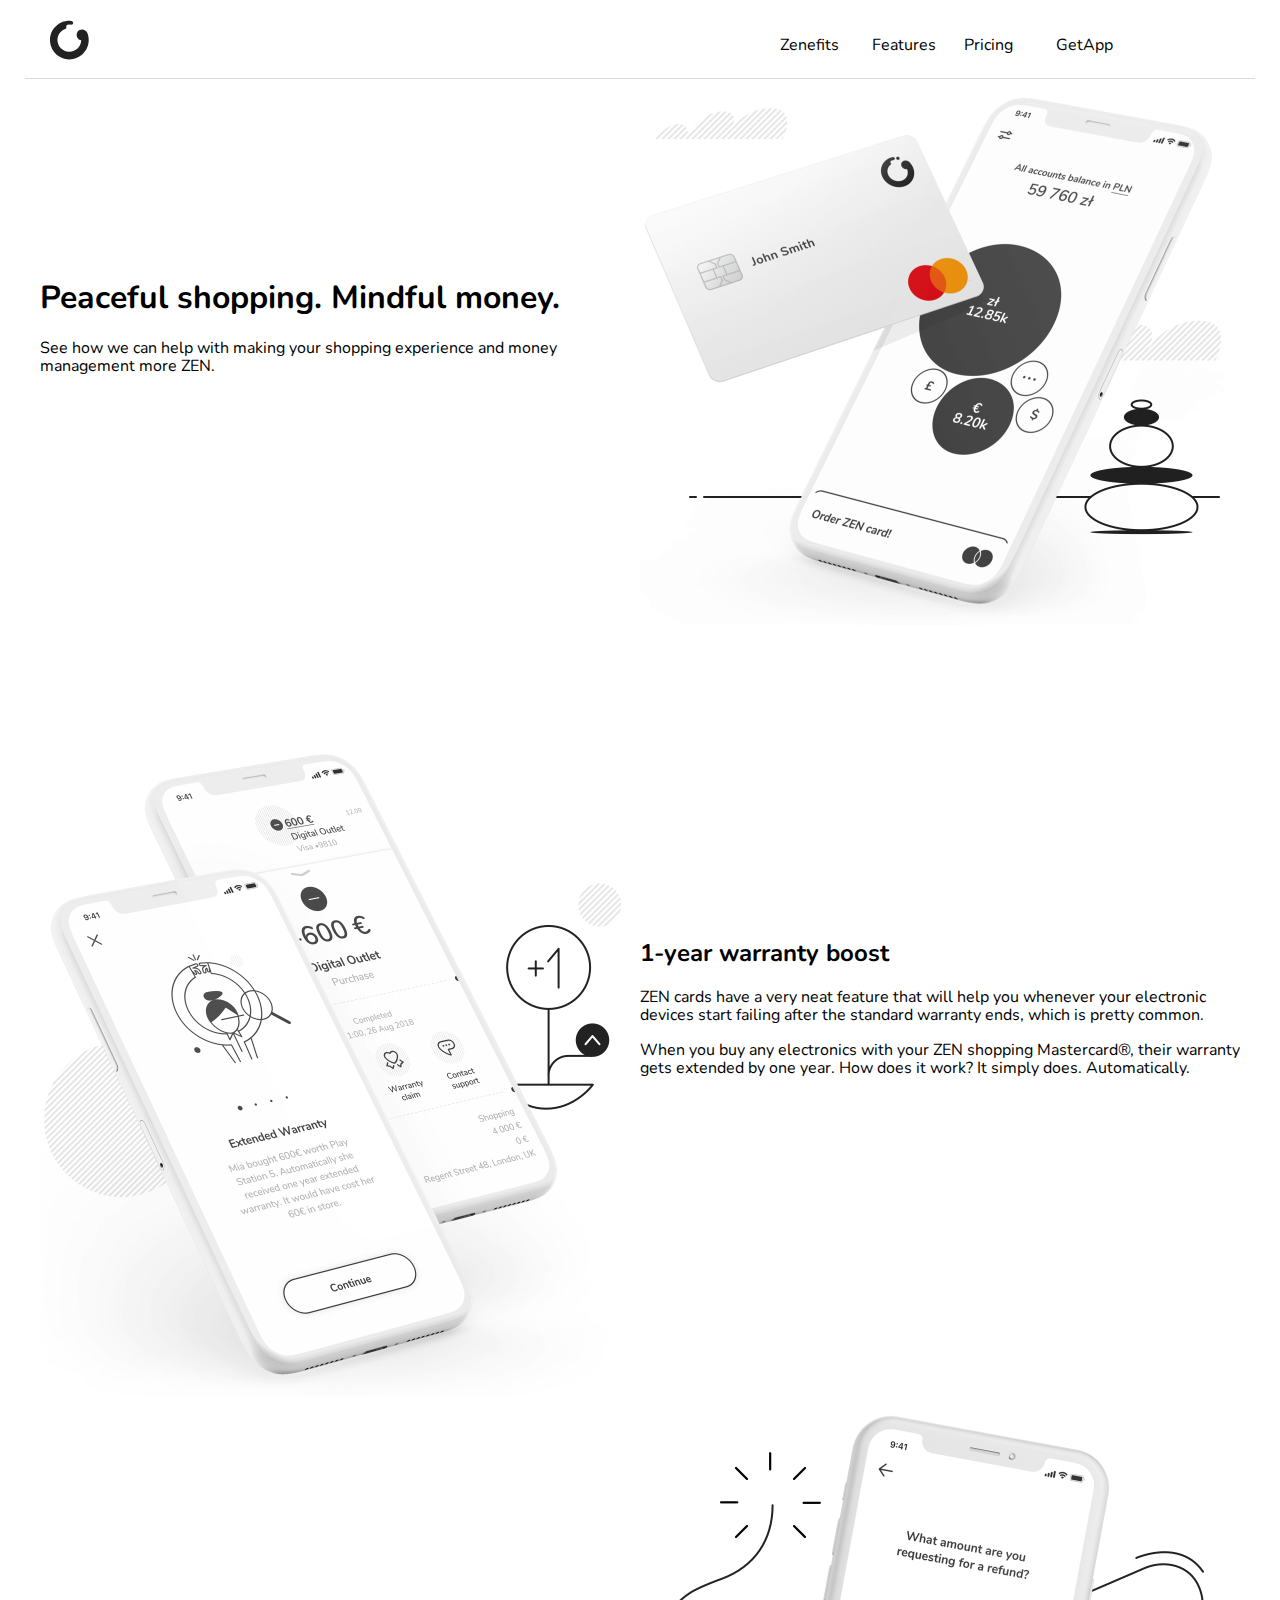
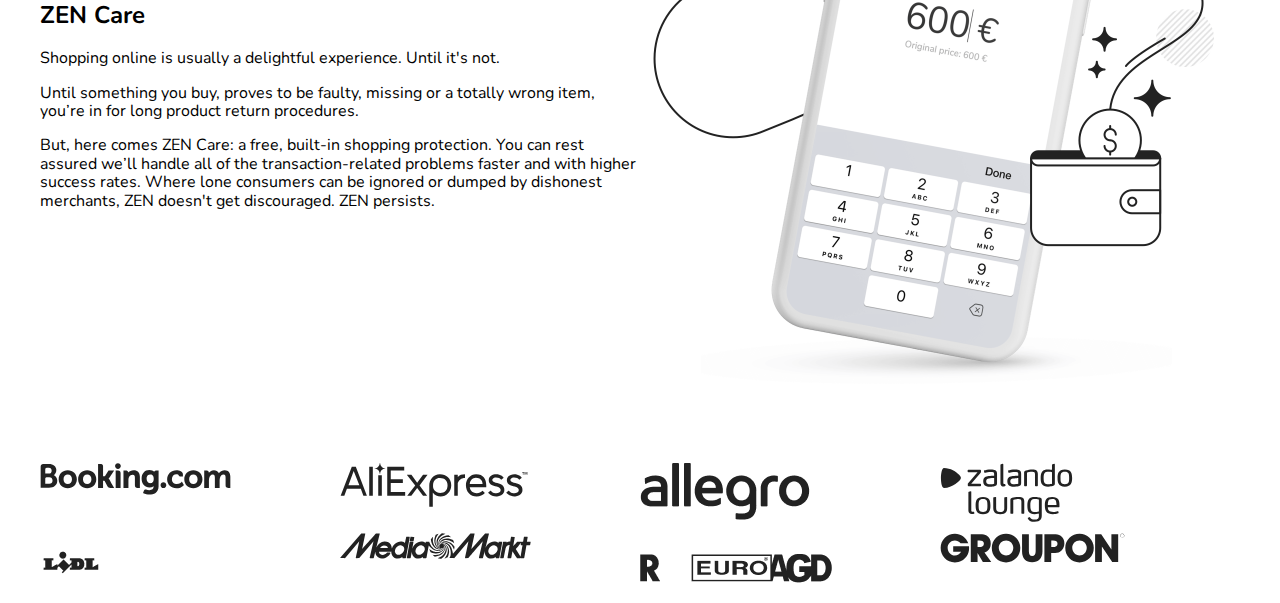
<file: grid-layout/index.html>
<!DOCTYPE html>
<html lang="en">
<head>
    <meta charset="UTF-8">
    <meta http-equiv="X-UA-Compatible" content="IE=edge">
    <meta name="viewport" content="width=device-width, initial-scale=1.0">
    <link rel="stylesheet" href="assets/styles/normalize.css">
    <link rel="stylesheet" href="assets/styles/index.css">
    <link rel="preconnect" href="https://fonts.googleapis.com">
    <link rel="preconnect" href="https://fonts.gstatic.com" crossorigin>
    <link href="https://fonts.googleapis.com/css2?family=Nunito&display=swap" rel="stylesheet">
    <title>Grid-layout</title>
</head>
<body>
    <header class="header">
        <div class="header__logo">
            <img src="assets/logo/logo.svg" alt="logo">
        </div>
        <div class="header__nav">
            <ul class="header__items">
                <li class="header__items item1"><a href="#">Zenefits</a></li>
                <li class="header__items item2"><a href="#">Features</a></li>
                <li class="header__items item3"><a href="#">Pricing</a></li>
                <li class="header__items item4"><a href="#">GetApp</a></li>
            </ul>
        </div>
    </header>
    <main class="main-content">
        <section class="main-content__section section1">
            <h1>Peaceful shopping. Mindful money.</h1>
            <p>See how we can help with making your shopping experience and money management more ZEN.</p>
        </section>
        <div class="main-content__img img1">
            <img src="assets/img/phone.png" alt="phone">
        </div>
        <section class="main-content__section section2">
            <h2>1-year warranty boost</h2>
            <p>ZEN cards have a very neat feature that will help you whenever your electronic devices start failing after the standard warranty ends, which is pretty common.</p>
            <p>When you buy any electronics with your ZEN shopping Mastercard®, their warranty gets extended by one year. How does it work? It simply does. Automatically.</p>
        </section>
        <div class="main-content__img img2">
            <img src="assets/img/phones.png" alt="phones">
        </div>
        <section class="main-content__section section3">
            <h2>ZEN Care</h2>
            <p>Shopping online is usually a delightful experience. Until it's not.</p>
            <p>Until something you buy, proves to be faulty, missing or a totally wrong item, you’re in for long product return procedures.</p>
            <p>But, here comes ZEN Care: a free, built-in shopping protection. You can rest assured we’ll handle all of the transaction-related problems faster and with higher success rates. Where lone consumers can be ignored or dumped by dishonest merchants, ZEN doesn't get discouraged. ZEN persists.</p>
        </section>
        <div class="main-content__img img3">
            <img src="assets/img/phonemoney.png" alt="phonemoney">
        </div>
    </main>
    <footer class="footer">
        <img class="footer__item f-item1" src="assets/img/booking.svg" alt="booking">
        <img class="footer__item f-item2" src="assets/img/ali.svg" alt="aliexpress">
        <img class="footer__item f-item3" src="assets/img/allegro.png" alt="allegro">
        <img class="footer__item f-item4" src="assets/img/zalando.svg" alt="zalando">
        <img class="footer__item f-item5" src="assets/img/lidl.png" alt="lidl">
        <img class="footer__item f-item6" src="assets/img/mediamarkt.svg" alt="mediamarkt">
        <img class="footer__item f-item7" src="assets/img/euro.png" alt="euro">
        <img class="footer__item f-item8" src="assets/img/groupon.svg" alt="groupon">
    </footer>
</body>
</html>
</file>
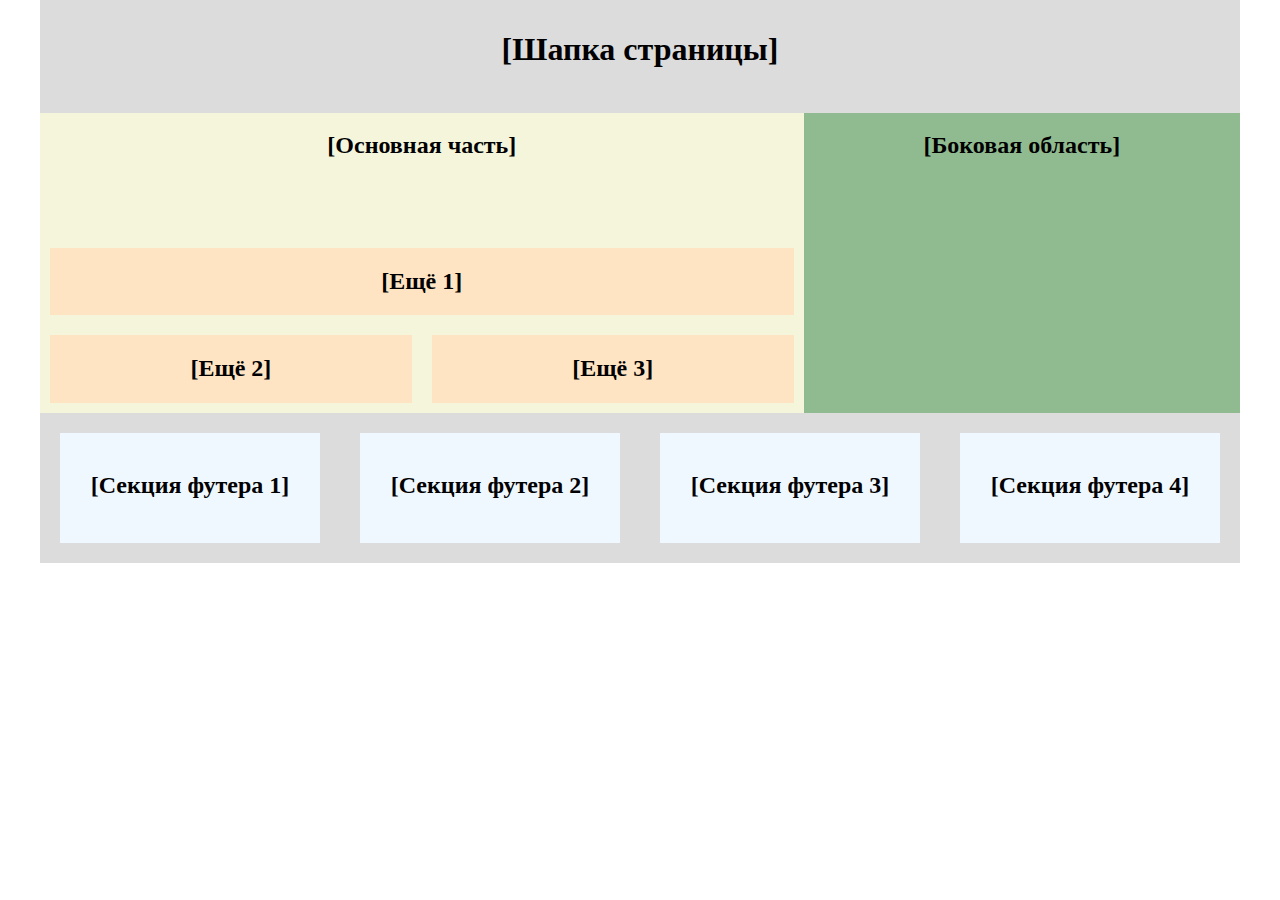
<file: table/index.html>
<!DOCTYPE html>
<html lang="en">
<head>
    <meta charset="UTF-8">
    <meta http-equiv="X-UA-Compatible" content="IE=edge">
    <meta name="viewport" content="width=device-width, initial-scale=1.0">
    <link rel="stylesheet" href="assets/normalize.css">
    <link rel="stylesheet" href="assets/index.css">
    <title>Table</title>
</head>
<body class="container">
    <header class="header">
        <h1>[Шапка страницы]</h1>
    </header>
    <main class="main-content">
        <section class="main-content__main-part">
            <section class="item item1">
                <h2>[Основная часть]</h2>
            </section>
            <section class="item item2">
                <h2>[Ещё 1]</h2>
            </section>
            <section class="item item3">
                <h2>[Ещё 2]</h2>
            </section>
            <section class="item item4">
                <h2>[Ещё 3]</h2>
            </section>
        </section>
        <aside class="main-content__sidebar">
            <h2>[Боковая область]</h2>
        </aside>
    </main>
    <footer class="footer">
        <section class="footer__item footer__item1">
            <h2>[Секция футера 1]</h2>
        </section>
        <section class="footer__item footer__item2">
            <h2>[Секция футера 2]</h2>
        </section>
        <section class="footer__item footer__item3">
            <h2>[Секция футера 3]</h2>
        </section>
        <section class="footer__item footer__item4">
            <h2>[Секция футера 4]</h2>
        </section>
    </footer>
</body>
</html>
</file>
<file: grid-layout/assets/styles/index.css>
.main-content {
    max-width: 1200px;
    padding-left: 15px;
    padding-right: 15px;
    margin: 0px auto;

    display: grid;
    grid-template-columns: repeat(2, 1fr);
    grid-template-rows: repeat(3, 1fr);
}

.section1 {
    grid-area: 1/1/2/2;
    margin-top: 30%;
}

.img1 {
    grid-area: 1/2/2/3;
    width: 585;
    height: 546;
}

.section2 {
    grid-area: 2/2/3/3;
    margin-top: 30%;
}

.img2 {
    grid-area: 2/1/3/2;
    width: 585;
    height: 657;
}

.section3 {
    grid-area: 3/1/4/2;
    margin-top: 30%;
}

.img3 {
    grid-area: 3/2/4/3;
    width: 585;
    height: 587;
}

.header {
    max-width: 1200px;
    padding-left: 15px;
    padding-right: 15px;
    margin: 0px auto;

    display: grid;
    grid-template-rows: 78px;
    grid-template-columns: 700px 500px;

    border-bottom: 1px solid gainsboro;
}

.header__logo {
    margin-left: 10px;
    margin-top: 19.79px;
    grid-area: 1/1/2/2;
}

.header__nav {
    margin-top: 19.79px;
    grid-area: 1/2/2/3;
}

.header__items {
    display: grid;
    grid-template-rows: 1fr;
    grid-template-columns: 1fr 1fr 1fr 2fr;
}

.item1 {
    grid-area: 1/1/2/2;
}

.item2 {
    grid-area: 1/2/2/3;
}

.item3 {
    grid-area: 1/3/2/4;
}

.item4 {
    grid-area: 1/4/2/5;
}

.footer {
    max-width: 1200px;
    padding-left: 15px;
    padding-right: 15px;
    margin: 0px auto;

    display: grid;
    grid-template-columns: repeat(4, 1fr);
    grid-template-rows: repeat(2, 1fr);
}

.f-item1 {
    grid-area: 1/1/2/2;
}

.f-item2 {
    grid-area: 1/2/2/3;
}

.f-item3 {
    grid-area: 1/3/2/4;
}

.f-item4 {
    grid-area: 1/4/2/5;
}

.f-item5 {
    grid-area: 2/1/3/2;
}

.f-item6 {
    grid-area: 2/2/3/3;
}

.f-item7 {
    grid-area: 2/3/3/4;
}

.f-item8 {
    grid-area: 2/4/3/5;
}

a {
    color: black;
    text-decoration: none;
}

a:hover {
    color: #2222;
}

* {
    font-family: 'Nunito', sans-serif;
}
</file>
<file: table/assets/index.css>
.container {
    max-width: 1200px;
    padding-left: 15px;
    padding-right: 15px;
    margin: 0px auto;

    display: grid;
    grid-template-columns: 1.5fr 1fr;
    grid-template-rows: 0.75fr 2fr 1fr;
}

.header {
    grid-area: 1/1/2/3;

    padding-top: 10px;
    background-color: gainsboro;
}

.main-content {
    grid-area: 2/1/3/3;

    display: grid;
    grid-template-columns: 1.75fr 1fr;
    grid-template-rows: 300px;
}

.main-content__main-part {
    grid-area: 1/1/2/2;

    display: grid;
    grid-template-columns: repeat(2, 1fr);
    grid-template-rows: 1.5fr 1fr 1fr;

    background-color: beige;
}

.item1 {
    grid-area: 1/1/2/3;
}

.item2 {
    grid-area: 2/1/3/3;
}

.item3 {
    grid-area: 3/1/4/2;
}

.item4 {
    grid-area: 3/2/4/3;
}

.main-content__sidebar {
    grid-area: 1/2/2/3;

    background-color:rgb(144, 187, 144);
}

.footer {
    grid-area: 3/1/4/3;

    display: grid;
    grid-template-rows: 1fr;
    grid-template-columns: repeat(4, 1fr);

    background-color: gainsboro;
}

.footer__item1 {
    grid-area: 1/1/2/2;
}

.footer__item2 {
    grid-area: 1/2/2/3;
}

.footer__item3 {
    grid-area: 1/3/2/4;
}

.footer__item4 {
    grid-area: 1/4/2/5;
}

.footer__item {
    padding-top: 40px;
}

* {
    text-align: center;
}

.item2, .item3, .item4 {
    margin: 10px;
    background-color: bisque;
}

.footer__item {
    margin: 20px;
    padding: 10px;
    padding-top: 20px;
    background-color: aliceblue;
}
</file>
